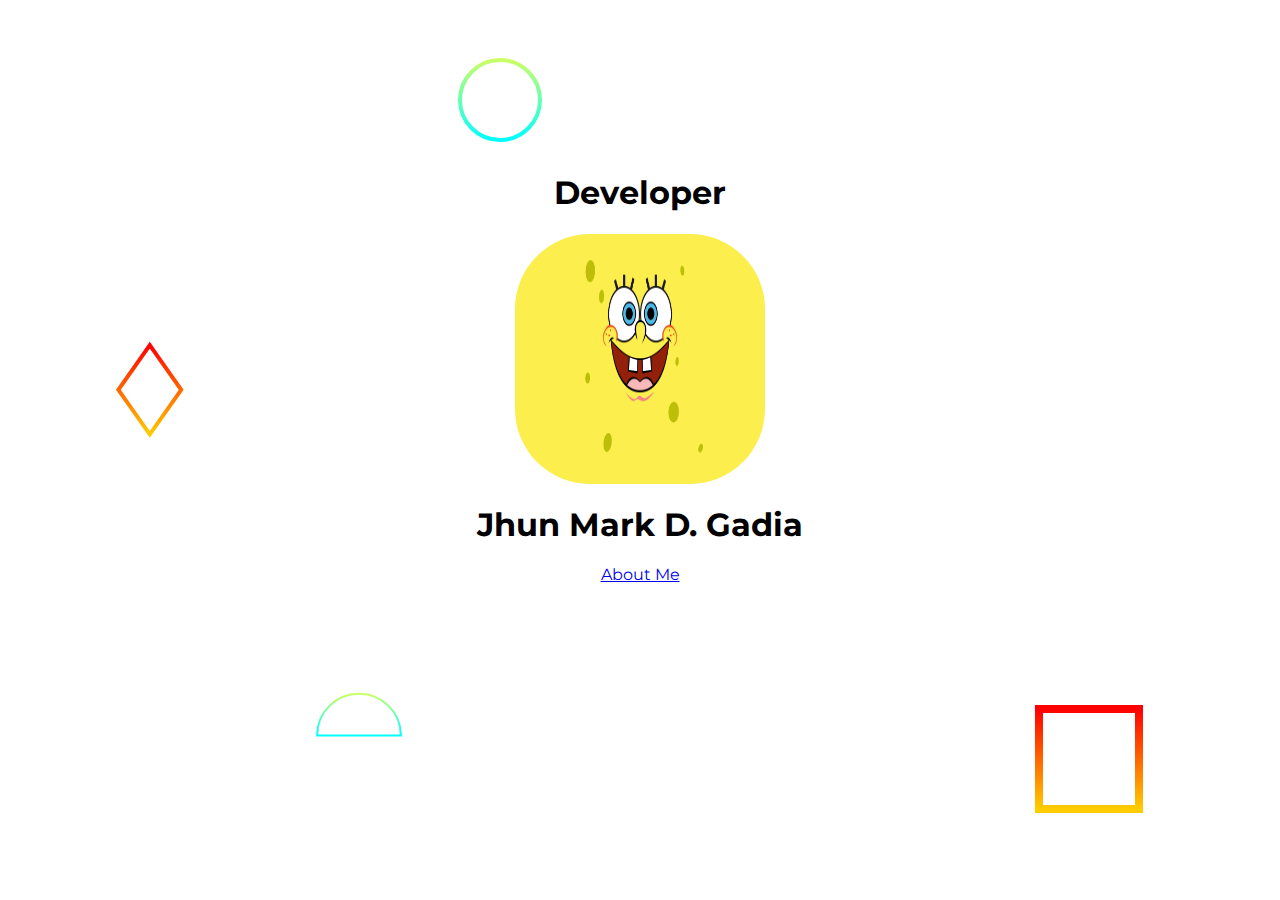
<file: resume/index.html>
<!DOCTYPE html>
<html>
	<head>
		<!--This is comment-->

		<meta charset="utf-8">
		<meta name="viewport" content="width=device-width, initial-scale=1">

		
		<!-- Google Fonts -->
		<link rel="preconnect" href="https://fonts.googleapis.com">
		<link rel="preconnect" href="https://fonts.gstatic.com" crossorigin>
		<link href="https://fonts.googleapis.com/css2?family=Montserrat:wght@600&display=swap" rel="stylesheet">

		<!-- Bootstrap -->
		<link href="https://cdn.jsdelivr.net/npm/bootstrap@5.0.2/dist/css/bootstrap.min.css" rel="stylesheet" integrity="sha384-EVSTQN3/azprG1Anm3QDgpJLIm9Nao0Yz1ztcQTwFspd3yD65VohhpuuCOmLASjC" crossorigin="anonymous">

		<!-- CSS -->
		<link rel="stylesheet" href="stayl.css">

		
		<title>
			Developer | Jhun Mark Gadia
		</title>
		<!--icon-->
		<link rel="icon" href="./images/icon.ico" type="images/x-icon">

	</head>
	<body>
		<div class="container-fluid">
			<section class="text-center mt-5" id="landing">
				<h1>
					Developer
				</h1>
				<img src="./images/sponge.jpg" alt="Hello!" id="profile" class="img-fluid">
				<h1>
					Jhun Mark D. Gadia
				</h1>
				<a href="page.html" class="btn btn-success btn-lg mt-3">About Me</a>
			</section>
		</div>

		<!-- JS & Bootsrap Bundle -->
		<script src="https://cdn.jsdelivr.net/npm/bootstrap@5.0.2/dist/js/bootstrap.bundle.min.js" integrity="sha384-MrcW6ZMFYlzcLA8Nl+NtUVF0sA7MsXsP1UyJoMp4YLEuNSfAP+JcXn/tWtIaxVXM" crossorigin="anonymous"></script>
	</body>
</html>
</file>
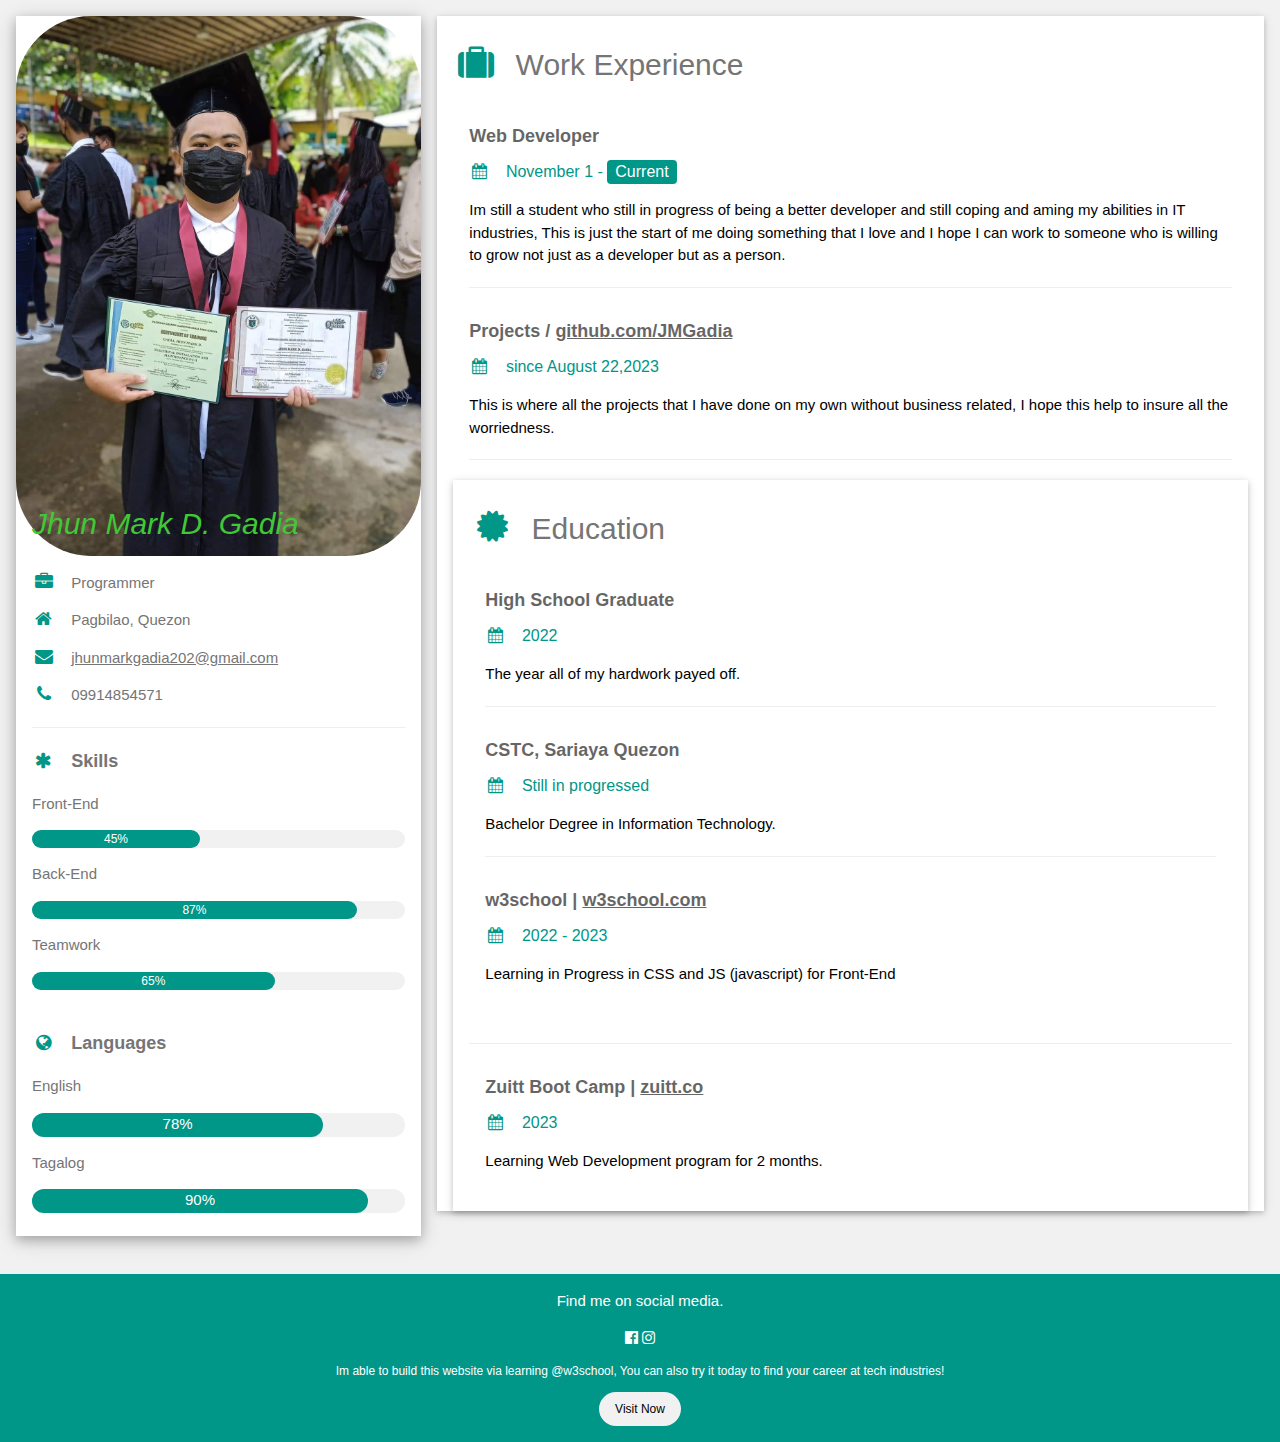
<file: resume/page.html>
<!DOCTYPE html>
<html>
  <head>
    <title>JhunMark's|Domain</title>
    <meta charset="UTF-8">
    <meta name="viewport" content="width=device-width, initial-scale=1">
    <link rel="stylesheet" href="style1.css">
    <!--This is Where all the Functionality and Icons are-->
    <link rel="stylesheet" href="https://cdnjs.cloudflare.com/ajax/libs/font-awesome/4.7.0/css/font-awesome.min.css">
    
    <style>
    html,body,h1,h2,h3,h4,h5,h6 {font-family: "Roboto", sans-serif}
    img{
        border-radius:75px;
    }
  
    </style>
  </head>
<body class="w3-light-grey">

<!-- Page Container -->
<div class="w3-content w3-margin-top" style="max-width:1400px;">

  <!-- The Grid -->
  <div class="w3-row-padding">
  
    <!-- Left Column -->
    <div class="w3-third">
    
      <div class="w3-white w3-text-grey w3-card-4">
        <div class="w3-display-container">
          <img src="me.jpg" style="width:100%" alt="Avatar" class="img">
          <div class="w3-display-bottomleft w3-container w3-text-black">
            <h2 style="color:rgb(65, 200, 54);"><i>Jhun Mark D. Gadia</i></h2>
          </div>
        </div>
        <div class="w3-container">
          <p><i class="fa fa-briefcase fa-fw w3-margin-right w3-large w3-text-teal"></i>Programmer</p>
          <p><i class="fa fa-home fa-fw w3-margin-right w3-large w3-text-teal"></i>Pagbilao, Quezon</p>
          <p><a href="https://mail.google.com/mail/u/0/#inbox?compose=new"><i class="fa fa-envelope fa-fw w3-margin-right w3-large w3-text-teal"></i>jhunmarkgadia202@gmail.com</a></p>
          <p><i class="fa fa-phone fa-fw w3-margin-right w3-large w3-text-teal"></i>09914854571</p>
          <hr>

          <p class="w3-large"><b><i class="fa fa-asterisk fa-fw w3-margin-right w3-text-teal"></i>Skills</b></p>
          <p>Front-End</p>
          <div class="w3-light-grey w3-round-xlarge w3-small">
            <div class="w3-container w3-center w3-round-xlarge w3-teal" style="width:45%">45%</div>
          </div>
          <p>Back-End</p>
          <div class="w3-light-grey w3-round-xlarge w3-small">
            <div class="w3-container w3-center w3-round-xlarge w3-teal" style="width:87%">
              <div class="w3-center w3-text-white">87%</div>
            </div>
          </div>
          <p>Teamwork</p>
          <div class="w3-light-grey w3-round-xlarge w3-small">
            <div class="w3-container w3-center w3-round-xlarge w3-teal" style="width:65%">65%</div>
          </div>
          <br>

          <p class="w3-large w3-text-theme"><b><i class="fa fa-globe fa-fw w3-margin-right w3-text-teal"></i>Languages</b></p>
          <p>English</p>
          <div class="w3-light-grey w3-round-xlarge">
            <div class="w3-round-xlarge  w3-center w3-teal" style="height:24px;width:78%">78%</div>
          </div>
          <p>Tagalog</p>
          <div class="w3-light-grey w3-round-xlarge">
            <div class="w3-round-xlarge  w3-center w3-teal" style="height:24px;width:90%">90%</div>
          </div>
          <br>
        </div>
      </div><br>

    <!-- End Left Column -->
    </div>

    <!-- Right Column -->
    <div class="w3-twothird">
    
      <div class="w3-container w3-card w3-white w3-margin-bottom">
        <h2 class="w3-text-grey w3-padding-16"><i class="fa fa-suitcase fa-fw w3-margin-right w3-xxlarge w3-text-teal"></i>Work Experience</h2>
        <div class="w3-container">
          <h5 class="w3-opacity"><b>Web Developer</b></h5>
          <h6 class="w3-text-teal"><i class="fa fa-calendar fa-fw w3-margin-right"></i>November 1 - <span class="w3-tag w3-teal w3-round">Current</span></h6>
          <p>Im still a student who still in progress of being a better developer and still coping and aming my abilities in IT industries, This is just the start of me doing something that I love and I hope I can work to someone who is willing to grow not just as a developer but as a person.</p>
          <hr>
        </div>
        <div class="w3-container">
          <h5 class="w3-opacity"><b>Projects / <a href="https://github.com/JMGadia">github.com/JMGadia</a></b></h5>
          <h6 class="w3-text-teal"><i class="fa fa-calendar fa-fw w3-margin-right"></i>since August 22,2023</h6>
          <p>This is where all the projects that I have done on my own without business related, I hope this help to insure all the worriedness.</p>
          <hr>
        </div>
      

      <div class="w3-container w3-card w3-white">
        <h2 class="w3-text-grey w3-padding-16"><i class="fa fa-certificate fa-fw w3-margin-right w3-xxlarge w3-text-teal"></i>Education</h2>
        <div class="w3-container">
          <h5 class="w3-opacity"><b>High School Graduate</b></h5>
          <h6 class="w3-text-teal"><i class="fa fa-calendar fa-fw w3-margin-right"></i>2022</h6>
          <p>The year all of my hardwork payed off.</p>
          <hr>
        </div>
        <div class="w3-container">
          <h5 class="w3-opacity"><b>CSTC, Sariaya Quezon</b></h5>
          <h6 class="w3-text-teal"><i class="fa fa-calendar fa-fw w3-margin-right"></i>Still in progressed</h6>
          <p>Bachelor Degree in Information Technology.</p>
          <hr>
        </div>
        <div class="w3-container">
          <h5 class="w3-opacity"><b>w3school | <a href="https://www.w3schools.com/">w3school.com</a></b></h5>
          <h6 class="w3-text-teal"><i class="fa fa-calendar fa-fw w3-margin-right"></i>2022 - 2023</h6>
          <p>Learning in Progress in CSS and JS (javascript) for Front-End</p><br>
        </div> <hr>
        <div class="w3-container">
            <h5 class="w3-opacity"><b>Zuitt Boot Camp | <a href="https://zuitt.co/">zuitt.co</a></b></h5>
            <h6 class="w3-text-teal"><i class="fa fa-calendar fa-fw w3-margin-right"></i>2023</h6>
            <p>Learning Web Development program for 2 months.
            </p><br>
          </div>
      </div>

    <!-- End Right Column -->
    </div>
    
  <!-- End Grid -->
  </div>
  
  <!-- End Page Container -->
</div>

<!-- Footer. This section contains an ad for W3Schools Spaces and For Self Advertisement -->
<footer class="w3-container w3-teal w3-center w3-margin-top">
  <p>Find me on social media.</p>
  <a href="https://www.facebook.com/profile.php?id=100078820256988"><i class="fa fa-facebook-official w3-hover-opacity"></i></a>
  <a href="https://www.instagram.com/19jhunmarkgadia/"> <i class="fa fa-instagram w3-hover-opacity"></i></a>
 <p class="w3-small">Im able to build this website via learning @w3school, You can also try it today to find your career at tech industries!</p>
 <a class="w3-button w3-round-xxlarge w3-small w3-light-grey w3-margin-bottom" href="https://www.w3schools.com/html/default.asp" target="_blank">Visit Now</a>
 <!-- End footer -->
 </footer>
 
</body>
</html>
</file>
<file: resume/stayl.css>
* {
	font-family: "Montserrat", sans-serif;
} 

#profile
{
	height: 250px;
	width: 250px;
	border-radius: 30%;
}

body
{
	background-color: #ffffff;
	background-image: url("data:image/svg+xml,%3Csvg xmlns='http://www.w3.org/2000/svg' viewBox='0 0 1600 900'%3E%3Cdefs%3E%3ClinearGradient id='a' x1='0' x2='0' y1='1' y2='0'%3E%3Cstop offset='0' stop-color='%230FF'/%3E%3Cstop offset='1' stop-color='%23CF6'/%3E%3C/linearGradient%3E%3ClinearGradient id='b' x1='0' x2='0' y1='0' y2='1'%3E%3Cstop offset='0' stop-color='%23F00'/%3E%3Cstop offset='1' stop-color='%23FC0'/%3E%3C/linearGradient%3E%3C/defs%3E%3Cg fill='%23FFF' fill-opacity='0' stroke-miterlimit='10'%3E%3Cg stroke='url(%23a)' stroke-width='2'%3E%3Cpath transform='translate(0 0)' d='M1409 581 1450.35 511 1490 581z'/%3E%3Ccircle stroke-width='4' transform='rotate(0 800 450)' cx='500' cy='100' r='40'/%3E%3Cpath transform='translate(0 0)' d='M400.86 735.5h-83.73c0-23.12 18.74-41.87 41.87-41.87S400.86 712.38 400.86 735.5z'/%3E%3C/g%3E%3Cg stroke='url(%23b)' stroke-width='4'%3E%3Cpath transform='translate(0 0)' d='M149.8 345.2 118.4 389.8 149.8 434.4 181.2 389.8z'/%3E%3Crect stroke-width='8' transform='rotate(0 1089 759)' x='1039' y='709' width='100' height='100'/%3E%3Cpath transform='rotate(0 1400 132)' d='M1426.8 132.4 1405.7 168.8 1363.7 168.8 1342.7 132.4 1363.7 96 1405.7 96z'/%3E%3C/g%3E%3C/g%3E%3C/svg%3E");
	background-attachment: fixed;
	background-size: cover;
	background-attachment: fixed;
	
}

#landing
{
	height: 80vh;
	display: flex;
	flex-direction: column;
	justify-content: center;
	align-items: center;
}
</file>
<file: resume/style1.css>
html{box-sizing:border-box}*,*:before,*:after{box-sizing:inherit}
/*Source from Github/W3School*/
/* Extract from normalize.css by Nicolas Gallagher and Jonathan Neal from git.io/normalize */
html{-ms-text-size-adjust:100%;-webkit-text-size-adjust:100%}body{margin:0}
article,aside,details,figcaption,figure,footer,header,main,menu,nav,section{display:block}summary{display:list-item}
audio,canvas,progress,video{display:inline-block}progress{vertical-align:baseline}
audio:not([controls]){display:none;height:0}[hidden],template{display:none}
a{background-color:transparent}a:active,a:hover{outline-width:0}
abbr[title]{border-bottom:none;text-decoration:underline;text-decoration:underline dotted}
b,strong{font-weight:bolder}dfn{font-style:italic}mark{background:#ff0;color:#000}
small{font-size:80%}sub,sup{font-size:75%;line-height:0;position:relative;vertical-align:baseline}
sub{bottom:-0.25em}sup{top:-0.5em}figure{margin:1em 40px}img{border-style:none}
code,kbd,pre,samp{font-family:monospace,monospace;font-size:1em}hr{box-sizing:content-box;height:0;overflow:visible}
button,input,select,textarea,optgroup{font:inherit;margin:0}optgroup{font-weight:bold}
button,input{overflow:visible}button,select{text-transform:none}
button,[type=button],[type=reset],[type=submit]
button::-moz-focus-inner,[type=button]::-moz-focus-inner,[type=reset]::-moz-focus-inner,[type=submit]::-moz-focus-inner{border-style:none;padding:0}
button:-moz-focusring,[type=button]:-moz-focusring,[type=reset]:-moz-focusring,[type=submit]:-moz-focusring{outline:1px dotted}
fieldset{border:1px solid #c0c0c0;margin:0 2px;padding:.35em .625em .75em}
legend{color:inherit;display:table;max-width:100%;padding:0;white-space:normal}textarea{overflow:auto}
[type=checkbox],[type=radio]{padding:0}
[type=number]::-webkit-inner-spin-button,[type=number]::-webkit-outer-spin-button{height:auto}
[type=search]{outline-offset:-2px}
[type=search]::-webkit-search-decoration{-webkit-appearance:none}
::-webkit-file-upload-button{-webkit-appearance:button;font:inherit}
/* End extract */
html,body{font-family:Verdana,sans-serif;font-size:15px;line-height:1.5}html{overflow-x:hidden}
h1{font-size:36px}h2{font-size:30px}h3{font-size:24px}h4{font-size:20px}h5{font-size:18px}h6{font-size:16px}
.w3-serif{font-family:serif}.w3-sans-serif{font-family:sans-serif}.w3-cursive{font-family:cursive}.w3-monospace{font-family:monospace}
h1,h2,h3,h4,h5,h6{font-family:"Segoe UI",Arial,sans-serif;font-weight:400;margin:10px 0}.w3-wide{letter-spacing:4px}
hr{border:0;border-top:1px solid #eee;margin:20px 0}
.w3-image{max-width:100%;height:auto}img{vertical-align:middle}a{color:inherit}
.w3-table,.w3-table-all{border-collapse:collapse;border-spacing:0;width:100%;display:table}.w3-table-all{border:1px solid #ccc}
.w3-bordered tr,.w3-table-all tr{border-bottom:1px solid #ddd}.w3-striped tbody tr:nth-child(even){background-color:#f1f1f1}
.w3-table-all tr:nth-child(odd){background-color:#fff}.w3-table-all tr:nth-child(even){background-color:#f1f1f1}
.w3-hoverable tbody tr:hover,.w3-ul.w3-hoverable li:hover{background-color:#ccc}.w3-centered tr th,.w3-centered tr td{text-align:center}
.w3-table td,.w3-table th,.w3-table-all td,.w3-table-all th{padding:8px 8px;display:table-cell;text-align:left;vertical-align:top}
.w3-table th:first-child,.w3-table td:first-child,.w3-table-all th:first-child,.w3-table-all td:first-child{padding-left:16px}
.w3-btn,.w3-button{border:none;display:inline-block;padding:8px 16px;vertical-align:middle;overflow:hidden;text-decoration:none;color:inherit;background-color:inherit;text-align:center;cursor:pointer;white-space:nowrap}
.w3-btn:hover{box-shadow:0 8px 16px 0 rgba(0,0,0,0.2),0 6px 20px 0 rgba(0,0,0,0.19)}
.w3-btn,.w3-button{-webkit-touch-callout:none;-webkit-user-select:none;-khtml-user-select:none;-moz-user-select:none;-ms-user-select:none;user-select:none}   
.w3-disabled,.w3-btn:disabled,.w3-button:disabled{cursor:not-allowed;opacity:0.3}.w3-disabled *,:disabled *{pointer-events:none}
.w3-btn.w3-disabled:hover,.w3-btn:disabled:hover{box-shadow:none}
.w3-badge,.w3-tag{background-color:#000;color:#fff;display:inline-block;padding-left:8px;padding-right:8px;text-align:center}.w3-badge{border-radius:50%}
.w3-ul{list-style-type:none;padding:0;margin:0}.w3-ul li{padding:8px 16px;border-bottom:1px solid #ddd}.w3-ul li:last-child{border-bottom:none}
.w3-tooltip,.w3-display-container{position:relative}.w3-tooltip .w3-text{display:none}.w3-tooltip:hover .w3-text{display:inline-block}
.w3-ripple:active{opacity:0.5}.w3-ripple{transition:opacity 0s}
.w3-input{padding:8px;display:block;border:none;border-bottom:1px solid #ccc;width:100%}
.w3-select{padding:9px 0;width:100%;border:none;border-bottom:1px solid #ccc}
.w3-dropdown-click,.w3-dropdown-hover{position:relative;display:inline-block;cursor:pointer}
.w3-dropdown-hover:hover .w3-dropdown-content{display:block}
.w3-dropdown-hover:first-child,.w3-dropdown-click:hover{background-color:#ccc;color:#000}
.w3-dropdown-hover:hover > .w3-button:first-child,.w3-dropdown-click:hover > .w3-button:first-child{background-color:#ccc;color:#000}
.w3-dropdown-content{cursor:auto;color:#000;background-color:#fff;display:none;position:absolute;min-width:160px;margin:0;padding:0;z-index:1}
.w3-check,.w3-radio{width:24px;height:24px;position:relative;top:6px}
.w3-sidebar{height:100%;width:200px;background-color:#fff;position:fixed!important;z-index:1;overflow:auto}
.w3-bar-block .w3-dropdown-hover,.w3-bar-block .w3-dropdown-click{width:100%}
.w3-bar-block .w3-dropdown-hover .w3-dropdown-content,.w3-bar-block .w3-dropdown-click .w3-dropdown-content{min-width:100%}
.w3-bar-block .w3-dropdown-hover .w3-button,.w3-bar-block .w3-dropdown-click .w3-button{width:100%;text-align:left;padding:8px 16px}
.w3-main,#main{transition:margin-left .4s}
.w3-modal{z-index:3;display:none;padding-top:100px;position:fixed;left:0;top:0;width:100%;height:100%;overflow:auto;background-color:rgb(0,0,0);background-color:rgba(0,0,0,0.4)}
.w3-modal-content{margin:auto;background-color:#fff;position:relative;padding:0;outline:0;width:600px}
.w3-bar{width:100%;overflow:hidden}.w3-center .w3-bar{display:inline-block;width:auto}
.w3-bar .w3-bar-item{padding:8px 16px;float:left;width:auto;border:none;display:block;outline:0}
.w3-bar .w3-dropdown-hover,.w3-bar .w3-dropdown-click{position:static;float:left}
.w3-bar .w3-button{white-space:normal}
.w3-bar-block .w3-bar-item{width:100%;display:block;padding:8px 16px;text-align:left;border:none;white-space:normal;float:none;outline:0}
.w3-bar-block.w3-center .w3-bar-item{text-align:center}.w3-block{display:block;width:100%}
.w3-responsive{display:block;overflow-x:auto}
.w3-container:after,.w3-container:before,.w3-panel:after,.w3-panel:before,.w3-row:after,.w3-row:before,.w3-row-padding:after,.w3-row-padding:before,
.w3-cell-row:before,.w3-cell-row:after,.w3-clear:after,.w3-clear:before,.w3-bar:before,.w3-bar:after{content:"";display:table;clear:both}
.w3-col,.w3-half,.w3-third,.w3-twothird,.w3-threequarter,.w3-quarter{float:left;width:100%}
.w3-col.s1{width:8.33333%}.w3-col.s2{width:16.66666%}.w3-col.s3{width:24.99999%}.w3-col.s4{width:33.33333%}
.w3-col.s5{width:41.66666%}.w3-col.s6{width:49.99999%}.w3-col.s7{width:58.33333%}.w3-col.s8{width:66.66666%}
.w3-col.s9{width:74.99999%}.w3-col.s10{width:83.33333%}.w3-col.s11{width:91.66666%}.w3-col.s12{width:99.99999%}
@media (min-width:601px){.w3-col.m1{width:8.33333%}.w3-col.m2{width:16.66666%}.w3-col.m3,.w3-quarter{width:24.99999%}.w3-col.m4,.w3-third{width:33.33333%}
.w3-col.m5{width:41.66666%}.w3-col.m6,.w3-half{width:49.99999%}.w3-col.m7{width:58.33333%}.w3-col.m8,.w3-twothird{width:66.66666%}
.w3-col.m9,.w3-threequarter{width:74.99999%}.w3-col.m10{width:83.33333%}.w3-col.m11{width:91.66666%}.w3-col.m12{width:99.99999%}}
@media (min-width:993px){.w3-col.l1{width:8.33333%}.w3-col.l2{width:16.66666%}.w3-col.l3{width:24.99999%}.w3-col.l4{width:33.33333%}
.w3-col.l5{width:41.66666%}.w3-col.l6{width:49.99999%}.w3-col.l7{width:58.33333%}.w3-col.l8{width:66.66666%}
.w3-col.l9{width:74.99999%}.w3-col.l10{width:83.33333%}.w3-col.l11{width:91.66666%}.w3-col.l12{width:99.99999%}}
.w3-rest{overflow:hidden}.w3-stretch{margin-left:-16px;margin-right:-16px}
.w3-content,.w3-auto{margin-left:auto;margin-right:auto}.w3-content{max-width:980px}.w3-auto{max-width:1140px}
.w3-cell-row{display:table;width:100%}.w3-cell{display:table-cell}
.w3-cell-top{vertical-align:top}.w3-cell-middle{vertical-align:middle}.w3-cell-bottom{vertical-align:bottom}
.w3-hide{display:none!important}.w3-show-block,.w3-show{display:block!important}.w3-show-inline-block{display:inline-block!important}
@media (max-width:1205px){.w3-auto{max-width:95%}}
@media (max-width:600px){.w3-modal-content{margin:0 10px;width:auto!important}.w3-modal{padding-top:30px}
.w3-dropdown-hover.w3-mobile .w3-dropdown-content,.w3-dropdown-click.w3-mobile .w3-dropdown-content{position:relative}	
.w3-hide-small{display:none!important}.w3-mobile{display:block;width:100%!important}.w3-bar-item.w3-mobile,.w3-dropdown-hover.w3-mobile,.w3-dropdown-click.w3-mobile{text-align:center}
.w3-dropdown-hover.w3-mobile,.w3-dropdown-hover.w3-mobile .w3-btn,.w3-dropdown-hover.w3-mobile .w3-button,.w3-dropdown-click.w3-mobile,.w3-dropdown-click.w3-mobile .w3-btn,.w3-dropdown-click.w3-mobile .w3-button{width:100%}}
@media (max-width:768px){.w3-modal-content{width:500px}.w3-modal{padding-top:50px}}
@media (min-width:993px){.w3-modal-content{width:900px}.w3-hide-large{display:none!important}.w3-sidebar.w3-collapse{display:block!important}}
@media (max-width:992px) and (min-width:601px){.w3-hide-medium{display:none!important}}
@media (max-width:992px){.w3-sidebar.w3-collapse{display:none}.w3-main{margin-left:0!important;margin-right:0!important}.w3-auto{max-width:100%}}
.w3-top,.w3-bottom{position:fixed;width:100%;z-index:1}.w3-top{top:0}.w3-bottom{bottom:0}
.w3-overlay{position:fixed;display:none;width:100%;height:100%;top:0;left:0;right:0;bottom:0;background-color:rgba(0,0,0,0.5);z-index:2}
.w3-display-topleft{position:absolute;left:0;top:0}.w3-display-topright{position:absolute;right:0;top:0}
.w3-display-bottomleft{position:absolute;left:0;bottom:0}.w3-display-bottomright{position:absolute;right:0;bottom:0}
.w3-display-middle{position:absolute;top:50%;left:50%;transform:translate(-50%,-50%);-ms-transform:translate(-50%,-50%)}
.w3-display-left{position:absolute;top:50%;left:0%;transform:translate(0%,-50%);-ms-transform:translate(-0%,-50%)}
.w3-display-right{position:absolute;top:50%;right:0%;transform:translate(0%,-50%);-ms-transform:translate(0%,-50%)}
.w3-display-topmiddle{position:absolute;left:50%;top:0;transform:translate(-50%,0%);-ms-transform:translate(-50%,0%)}
.w3-display-bottommiddle{position:absolute;left:50%;bottom:0;transform:translate(-50%,0%);-ms-transform:translate(-50%,0%)}
.w3-display-container:hover .w3-display-hover{display:block}.w3-display-container:hover span.w3-display-hover{display:inline-block}.w3-display-hover{display:none}
.w3-display-position{position:absolute}
.w3-circle{border-radius:50%}

.w3-round-small{border-radius:2px}.w3-round,.w3-round-medium{border-radius:4px}.w3-round-large{border-radius:8px}.w3-round-xlarge{border-radius:16px}.w3-round-xxlarge{border-radius:32px}
.w3-row-padding,.w3-row-padding>.w3-half,.w3-row-padding>.w3-third,.w3-row-padding>.w3-twothird,.w3-row-padding>.w3-threequarter,.w3-row-padding>.w3-quarter,.w3-row-padding>.w3-col{padding:0 8px}
.w3-container,.w3-panel{padding:0.01em 16px}.w3-panel{margin-top:16px;margin-bottom:16px}
.w3-code,.w3-codespan{font-family:Consolas,"courier new";font-size:16px}
.w3-code{width:auto;background-color:#fff;padding:8px 12px;border-left:4px solid #4CAF50;word-wrap:break-word}
.w3-codespan{color:crimson;background-color:#f1f1f1;padding-left:4px;padding-right:4px;font-size:110%}
.w3-card,.w3-card-2{box-shadow:0 2px 5px 0 rgba(0,0,0,0.16),0 2px 10px 0 rgba(0,0,0,0.12)}
.w3-card-4,.w3-hover-shadow:hover{box-shadow:0 4px 10px 0 rgba(0,0,0,0.2),0 4px 20px 0 rgba(0,0,0,0.19)}
.w3-spin{animation:w3-spin 2s infinite linear}@keyframes w3-spin{0%{transform:rotate(0deg)}100%{transform:rotate(359deg)}}
.w3-animate-fading{animation:fading 10s infinite}@keyframes fading{0%{opacity:0}50%{opacity:1}100%{opacity:0}}
.w3-animate-opacity{animation:opac 0.8s}@keyframes opac{from{opacity:0} to{opacity:1}}
.w3-animate-top{position:relative;animation:animatetop 0.4s}@keyframes animatetop{from{top:-300px;opacity:0} to{top:0;opacity:1}}
.w3-animate-left{position:relative;animation:animateleft 0.4s}@keyframes animateleft{from{left:-300px;opacity:0} to{left:0;opacity:1}}
.w3-animate-right{position:relative;animation:animateright 0.4s}@keyframes animateright{from{right:-300px;opacity:0} to{right:0;opacity:1}}
.w3-animate-bottom{position:relative;animation:animatebottom 0.4s}@keyframes animatebottom{from{bottom:-300px;opacity:0} to{bottom:0;opacity:1}}
.w3-animate-zoom {animation:animatezoom 0.6s}@keyframes animatezoom{from{transform:scale(0)} to{transform:scale(1)}}
.w3-animate-input{transition:width 0.4s ease-in-out}.w3-animate-input:focus{width:100%!important}
.w3-opacity,.w3-hover-opacity:hover{opacity:0.60}.w3-opacity-off,.w3-hover-opacity-off:hover{opacity:1}
.w3-opacity-max{opacity:0.25}.w3-opacity-min{opacity:0.75}
.w3-greyscale-max,.w3-grayscale-max,.w3-hover-greyscale:hover,.w3-hover-grayscale:hover{filter:grayscale(100%)}
.w3-greyscale,.w3-grayscale{filter:grayscale(75%)}.w3-greyscale-min,.w3-grayscale-min{filter:grayscale(50%)}
.w3-sepia{filter:sepia(75%)}.w3-sepia-max,.w3-hover-sepia:hover{filter:sepia(100%)}.w3-sepia-min{filter:sepia(50%)}
.w3-tiny{font-size:10px!important}.w3-small{font-size:12px!important}.w3-medium{font-size:15px!important}.w3-large{font-size:18px!important}
.w3-xlarge{font-size:24px!important}.w3-xxlarge{font-size:36px!important}.w3-xxxlarge{font-size:48px!important}.w3-jumbo{font-size:64px!important}
.w3-left-align{text-align:left!important}.w3-right-align{text-align:right!important}.w3-justify{text-align:justify!important}.w3-center{text-align:center!important}
.w3-border-0{border:0!important}.w3-border{border:1px solid #ccc!important}
.w3-border-top{border-top:1px solid #ccc!important}.w3-border-bottom{border-bottom:1px solid #ccc!important}
.w3-border-left{border-left:1px solid #ccc!important}.w3-border-right{border-right:1px solid #ccc!important}
.w3-topbar{border-top:6px solid #ccc!important}.w3-bottombar{border-bottom:6px solid #ccc!important}
.w3-leftbar{border-left:6px solid #ccc!important}.w3-rightbar{border-right:6px solid #ccc!important}
.w3-section,.w3-code{margin-top:16px!important;margin-bottom:16px!important}
.w3-margin{margin:16px!important}.w3-margin-top{margin-top:16px!important}.w3-margin-bottom{margin-bottom:16px!important}
.w3-margin-left{margin-left:16px!important}.w3-margin-right{margin-right:16px!important}
.w3-padding-small{padding:4px 8px!important}.w3-padding{padding:8px 16px!important}.w3-padding-large{padding:12px 24px!important}
.w3-padding-16{padding-top:16px!important;padding-bottom:16px!important}.w3-padding-24{padding-top:24px!important;padding-bottom:24px!important}
.w3-padding-32{padding-top:32px!important;padding-bottom:32px!important}.w3-padding-48{padding-top:48px!important;padding-bottom:48px!important}
.w3-padding-64{padding-top:64px!important;padding-bottom:64px!important}
.w3-padding-top-64{padding-top:64px!important}.w3-padding-top-48{padding-top:48px!important}
.w3-padding-top-32{padding-top:32px!important}.w3-padding-top-24{padding-top:24px!important}
.w3-left{float:left!important}.w3-right{float:right!important}
.w3-button:hover{color:#000!important;background-color:#ccc!important}
.w3-transparent,.w3-hover-none:hover{background-color:transparent!important}
.w3-hover-none:hover{box-shadow:none!important}
/* Colors */
.w3-amber,.w3-hover-amber:hover{color:#000!important;background-color:#ffc107!important}
.w3-aqua,.w3-hover-aqua:hover{color:#000!important;background-color:#00ffff!important}
.w3-blue,.w3-hover-blue:hover{color:#fff!important;background-color:#2196F3!important}
.w3-light-blue,.w3-hover-light-blue:hover{color:#000!important;background-color:#87CEEB!important}
.w3-brown,.w3-hover-brown:hover{color:#fff!important;background-color:#795548!important}
.w3-cyan,.w3-hover-cyan:hover{color:#000!important;background-color:#00bcd4!important}
.w3-blue-grey,.w3-hover-blue-grey:hover,.w3-blue-gray,.w3-hover-blue-gray:hover{color:#fff!important;background-color:#607d8b!important}
.w3-green,.w3-hover-green:hover{color:#fff!important;background-color:#4CAF50!important}
.w3-light-green,.w3-hover-light-green:hover{color:#000!important;background-color:#8bc34a!important}
.w3-indigo,.w3-hover-indigo:hover{color:#fff!important;background-color:#3f51b5!important}
.w3-khaki,.w3-hover-khaki:hover{color:#000!important;background-color:#f0e68c!important}
.w3-lime,.w3-hover-lime:hover{color:#000!important;background-color:#cddc39!important}
.w3-orange,.w3-hover-orange:hover{color:#000!important;background-color:#ff9800!important}
.w3-deep-orange,.w3-hover-deep-orange:hover{color:#fff!important;background-color:#ff5722!important}
.w3-pink,.w3-hover-pink:hover{color:#fff!important;background-color:#e91e63!important}
.w3-purple,.w3-hover-purple:hover{color:#fff!important;background-color:#9c27b0!important}
.w3-deep-purple,.w3-hover-deep-purple:hover{color:#fff!important;background-color:#673ab7!important}
.w3-red,.w3-hover-red:hover{color:#fff!important;background-color:#f44336!important}
.w3-sand,.w3-hover-sand:hover{color:#000!important;background-color:#fdf5e6!important}
.w3-teal,.w3-hover-teal:hover{color:#fff!important;background-color:#009688!important}
.w3-yellow,.w3-hover-yellow:hover{color:#000!important;background-color:#ffeb3b!important}
.w3-white,.w3-hover-white:hover{color:#000!important;background-color:#fff!important}
.w3-black,.w3-hover-black:hover{color:#fff!important;background-color:#000!important}
.w3-grey,.w3-hover-grey:hover,.w3-gray,.w3-hover-gray:hover{color:#000!important;background-color:#9e9e9e!important}
.w3-light-grey,.w3-hover-light-grey:hover,.w3-light-gray,.w3-hover-light-gray:hover{color:#000!important;background-color:#f1f1f1!important}
.w3-dark-grey,.w3-hover-dark-grey:hover,.w3-dark-gray,.w3-hover-dark-gray:hover{color:#fff!important;background-color:#616161!important}
.w3-pale-red,.w3-hover-pale-red:hover{color:#000!important;background-color:#ffdddd!important}
.w3-pale-green,.w3-hover-pale-green:hover{color:#000!important;background-color:#ddffdd!important}
.w3-pale-yellow,.w3-hover-pale-yellow:hover{color:#000!important;background-color:#ffffcc!important}
.w3-pale-blue,.w3-hover-pale-blue:hover{color:#000!important;background-color:#ddffff!important}
.w3-text-amber,.w3-hover-text-amber:hover{color:#ffc107!important}
.w3-text-aqua,.w3-hover-text-aqua:hover{color:#00ffff!important}
.w3-text-blue,.w3-hover-text-blue:hover{color:#2196F3!important}
.w3-text-light-blue,.w3-hover-text-light-blue:hover{color:#87CEEB!important}
.w3-text-brown,.w3-hover-text-brown:hover{color:#795548!important}
.w3-text-cyan,.w3-hover-text-cyan:hover{color:#00bcd4!important}
.w3-text-blue-grey,.w3-hover-text-blue-grey:hover,.w3-text-blue-gray,.w3-hover-text-blue-gray:hover{color:#607d8b!important}
.w3-text-green,.w3-hover-text-green:hover{color:#4CAF50!important}
.w3-text-light-green,.w3-hover-text-light-green:hover{color:#8bc34a!important}
.w3-text-indigo,.w3-hover-text-indigo:hover{color:#3f51b5!important}
.w3-text-khaki,.w3-hover-text-khaki:hover{color:#b4aa50!important}
.w3-text-lime,.w3-hover-text-lime:hover{color:#cddc39!important}
.w3-text-orange,.w3-hover-text-orange:hover{color:#ff9800!important}
.w3-text-deep-orange,.w3-hover-text-deep-orange:hover{color:#ff5722!important}
.w3-text-pink,.w3-hover-text-pink:hover{color:#e91e63!important}
.w3-text-purple,.w3-hover-text-purple:hover{color:#9c27b0!important}
.w3-text-deep-purple,.w3-hover-text-deep-purple:hover{color:#673ab7!important}
.w3-text-red,.w3-hover-text-red:hover{color:#f44336!important}
.w3-text-sand,.w3-hover-text-sand:hover{color:#fdf5e6!important}
.w3-text-teal,.w3-hover-text-teal:hover{color:#009688!important}
.w3-text-yellow,.w3-hover-text-yellow:hover{color:#d2be0e!important}
.w3-text-white,.w3-hover-text-white:hover{color:#fff!important}
.w3-text-black,.w3-hover-text-black:hover{color:#000!important}
.w3-text-grey,.w3-hover-text-grey:hover,.w3-text-gray,.w3-hover-text-gray:hover{color:#757575!important}
.w3-text-light-grey,.w3-hover-text-light-grey:hover,.w3-text-light-gray,.w3-hover-text-light-gray:hover{color:#f1f1f1!important}
.w3-text-dark-grey,.w3-hover-text-dark-grey:hover,.w3-text-dark-gray,.w3-hover-text-dark-gray:hover{color:#3a3a3a!important}
.w3-border-amber,.w3-hover-border-amber:hover{border-color:#ffc107!important}
.w3-border-aqua,.w3-hover-border-aqua:hover{border-color:#00ffff!important}
.w3-border-blue,.w3-hover-border-blue:hover{border-color:#2196F3!important}
.w3-border-light-blue,.w3-hover-border-light-blue:hover{border-color:#87CEEB!important}
.w3-border-brown,.w3-hover-border-brown:hover{border-color:#795548!important}
.w3-border-cyan,.w3-hover-border-cyan:hover{border-color:#00bcd4!important}
.w3-border-blue-grey,.w3-hover-border-blue-grey:hover,.w3-border-blue-gray,.w3-hover-border-blue-gray:hover{border-color:#607d8b!important}
.w3-border-green,.w3-hover-border-green:hover{border-color:#4CAF50!important}
.w3-border-light-green,.w3-hover-border-light-green:hover{border-color:#8bc34a!important}
.w3-border-indigo,.w3-hover-border-indigo:hover{border-color:#3f51b5!important}
.w3-border-khaki,.w3-hover-border-khaki:hover{border-color:#f0e68c!important}
.w3-border-lime,.w3-hover-border-lime:hover{border-color:#cddc39!important}
.w3-border-orange,.w3-hover-border-orange:hover{border-color:#ff9800!important}
.w3-border-deep-orange,.w3-hover-border-deep-orange:hover{border-color:#ff5722!important}
.w3-border-pink,.w3-hover-border-pink:hover{border-color:#e91e63!important}
.w3-border-purple,.w3-hover-border-purple:hover{border-color:#9c27b0!important}
.w3-border-deep-purple,.w3-hover-border-deep-purple:hover{border-color:#673ab7!important}
.w3-border-red,.w3-hover-border-red:hover{border-color:#f44336!important}
.w3-border-sand,.w3-hover-border-sand:hover{border-color:#fdf5e6!important}
.w3-border-teal,.w3-hover-border-teal:hover{border-color:#009688!important}
.w3-border-yellow,.w3-hover-border-yellow:hover{border-color:#ffeb3b!important}
.w3-border-white,.w3-hover-border-white:hover{border-color:#fff!important}
.w3-border-black,.w3-hover-border-black:hover{border-color:#000!important}
.w3-border-grey,.w3-hover-border-grey:hover,.w3-border-gray,.w3-hover-border-gray:hover{border-color:#9e9e9e!important}
.w3-border-light-grey,.w3-hover-border-light-grey:hover,.w3-border-light-gray,.w3-hover-border-light-gray:hover{border-color:#f1f1f1!important}
.w3-border-dark-grey,.w3-hover-border-dark-grey:hover,.w3-border-dark-gray,.w3-hover-border-dark-gray:hover{border-color:#616161!important}
.w3-border-pale-red,.w3-hover-border-pale-red:hover{border-color:#ffe7e7!important}.w3-border-pale-green,.w3-hover-border-pale-green:hover{border-color:#e7ffe7!important}
.w3-border-pale-yellow,.w3-hover-border-pale-yellow:hover{border-color:#ffffcc!important}.w3-border-pale-blue,.w3-hover-border-pale-blue:hover{border-color:#e7ffff!important}
</file>
